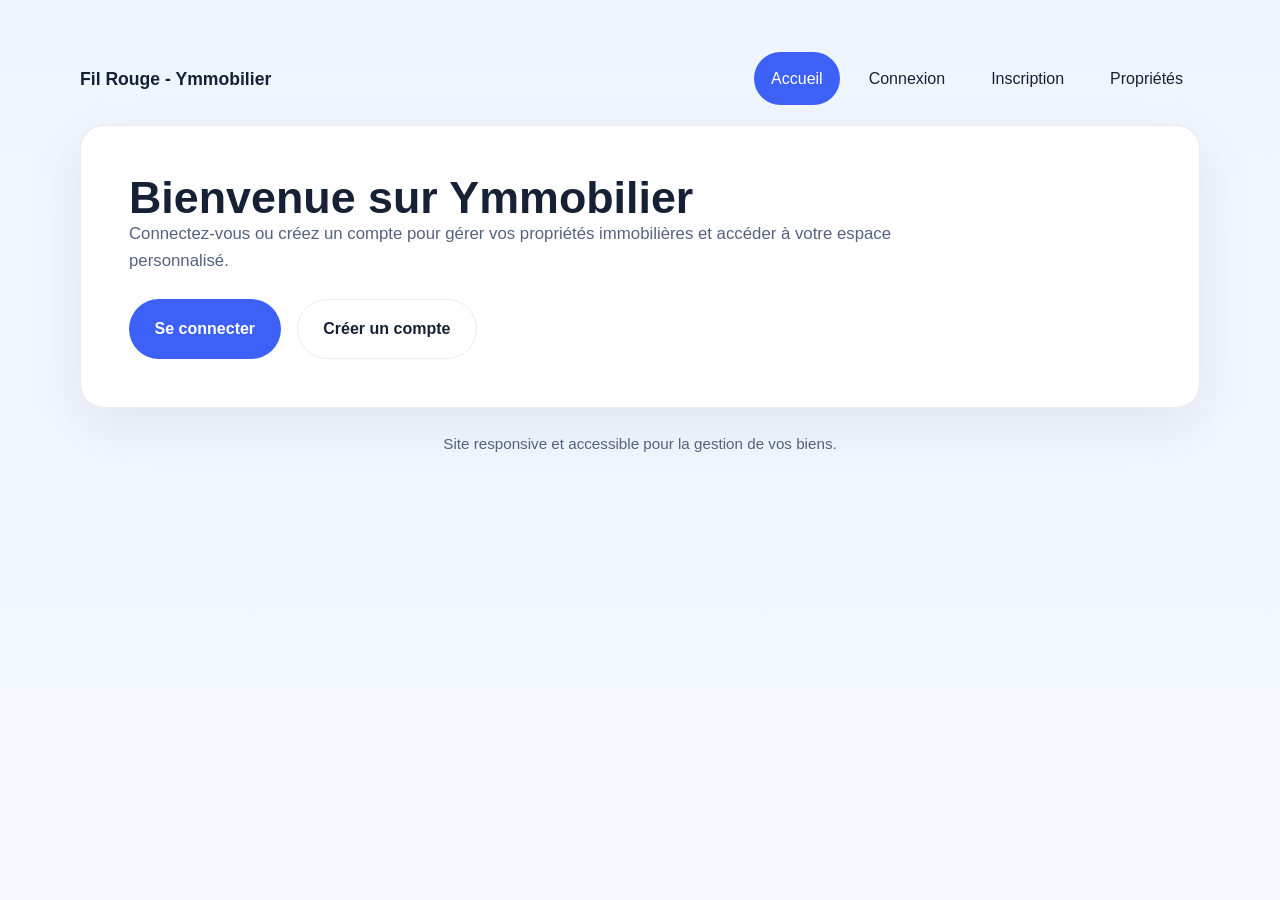
<file: index.html>
<!DOCTYPE html>
<html lang="fr">
<head>
    <meta charset="UTF-8">
    <meta name="viewport" content="width=device-width, initial-scale=1.0">
    <title>Fil Rouge - Ymmobilier - Accueil</title>
    <meta name="description" content="Fil Rouge - Ymmobilier, interface de gestion de propriétés immobilières avec connexion, inscription et tableau de bord responsive.">
    <link rel="stylesheet" href="frontend/styles/styles.css">
</head>
<body>
    <a class="skip-link" href="#main-content">Aller au contenu</a>
    <section class="page-shell">
        <div class="container">
            <header class="site-header" aria-label="En-tête du site">
                <div class="site-brand">Fil Rouge - Ymmobilier</div>
                <nav class="site-nav" aria-label="Navigation principale" id="nav-links">
                </nav>
            </header>

            <main id="main-content">
                <article class="hero-card">
                    <div>
                        <h1 class="hero-title">Bienvenue sur Ymmobilier</h1>
                        <p class="hero-text">Connectez-vous ou créez un compte pour gérer vos propriétés immobilières et accéder à votre espace personnalisé.</p>
                    </div>
                    <div class="hero-actions">
                        <a class="button" href="frontend/pages/login.html">Se connecter</a>
                        <a class="button-secondary" href="frontend/pages/register.html">Créer un compte</a>
                    </div>
                </article>
            </main>

            <footer class="site-footer">Site responsive et accessible pour la gestion de vos biens.</footer>
        </div>
    </section>
    <script type="module" src="frontend/scripts/common.js"></script>
</body>
</html>
</file>
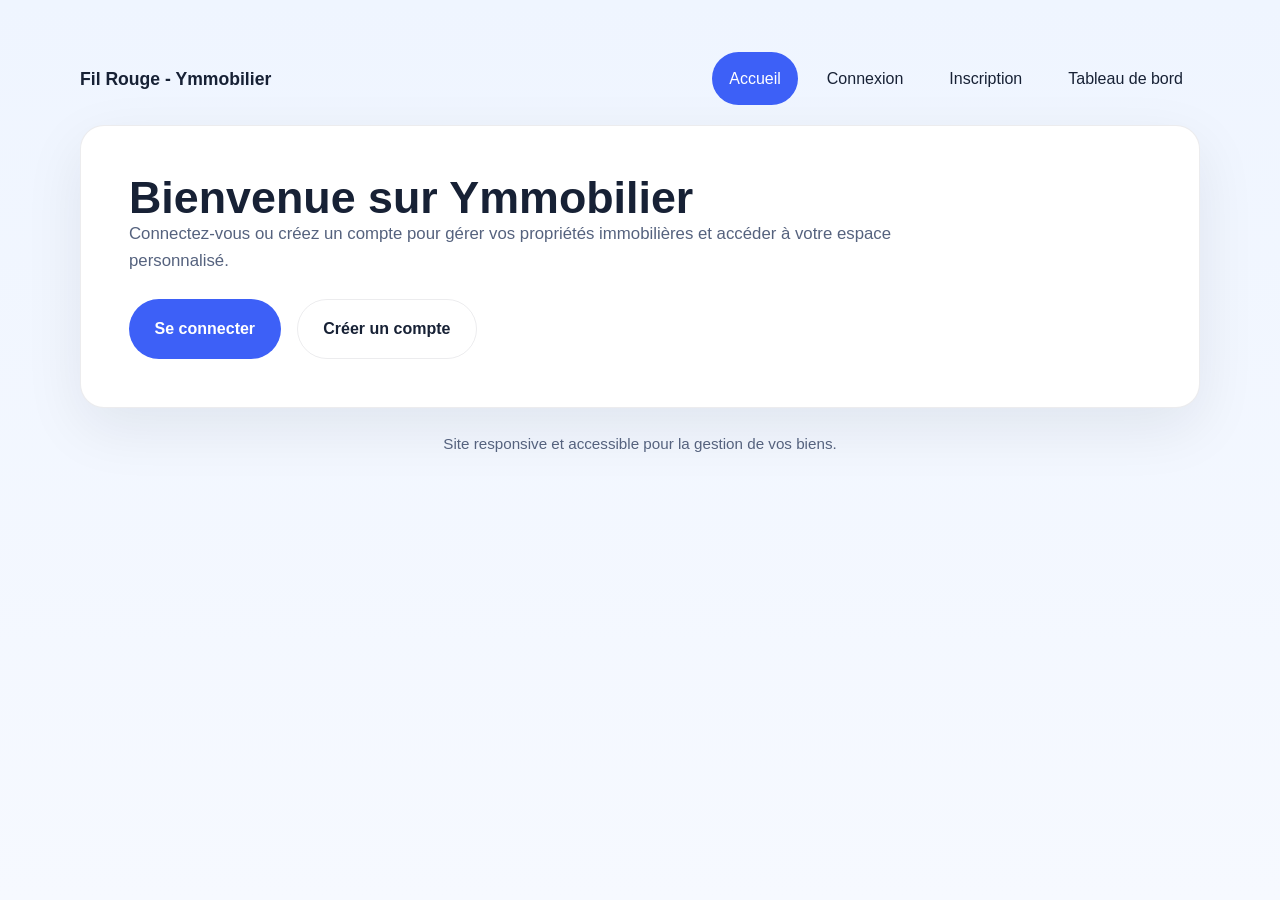
<file: frontend/pages/index.html>
<!DOCTYPE html>
<html lang="fr">
<head>
    <meta charset="UTF-8">
    <meta name="viewport" content="width=device-width, initial-scale=1.0">
    <title>Fil Rouge - Ymmobilier - Accueil</title>
    <meta name="description" content="Fil Rouge - Ymmobilier, interface de gestion de propriétés immobilières avec connexion, inscription et tableau de bord responsive.">
    <link rel="stylesheet" href="../styles.css">
</head>
<body>
    <a class="skip-link" href="#main-content">Aller au contenu</a>
    <section class="page-shell">
        <div class="container">
            <header class="site-header" aria-label="En-tête du site">
                <div class="site-brand">Fil Rouge - Ymmobilier</div>
                <nav class="site-nav" aria-label="Navigation principale">
                    <a href="index.html" aria-current="page">Accueil</a>
                    <a href="login.html">Connexion</a>
                    <a href="register.html">Inscription</a>
                    <a href="dashboard.html">Tableau de bord</a>
                </nav>
            </header>

            <main id="main-content">
                <article class="hero-card">
                    <div>
                        <h1 class="hero-title">Bienvenue sur Ymmobilier</h1>
                        <p class="hero-text">Connectez-vous ou créez un compte pour gérer vos propriétés immobilières et accéder à votre espace personnalisé.</p>
                    </div>
                    <div class="hero-actions">
                        <a class="button" href="login.html">Se connecter</a>
                        <a class="button-secondary" href="register.html">Créer un compte</a>
                    </div>
                </article>
            </main>

            <footer class="site-footer">Site responsive et accessible pour la gestion de vos biens.</footer>
        </div>
    </section>
</body>
</html>
</file>
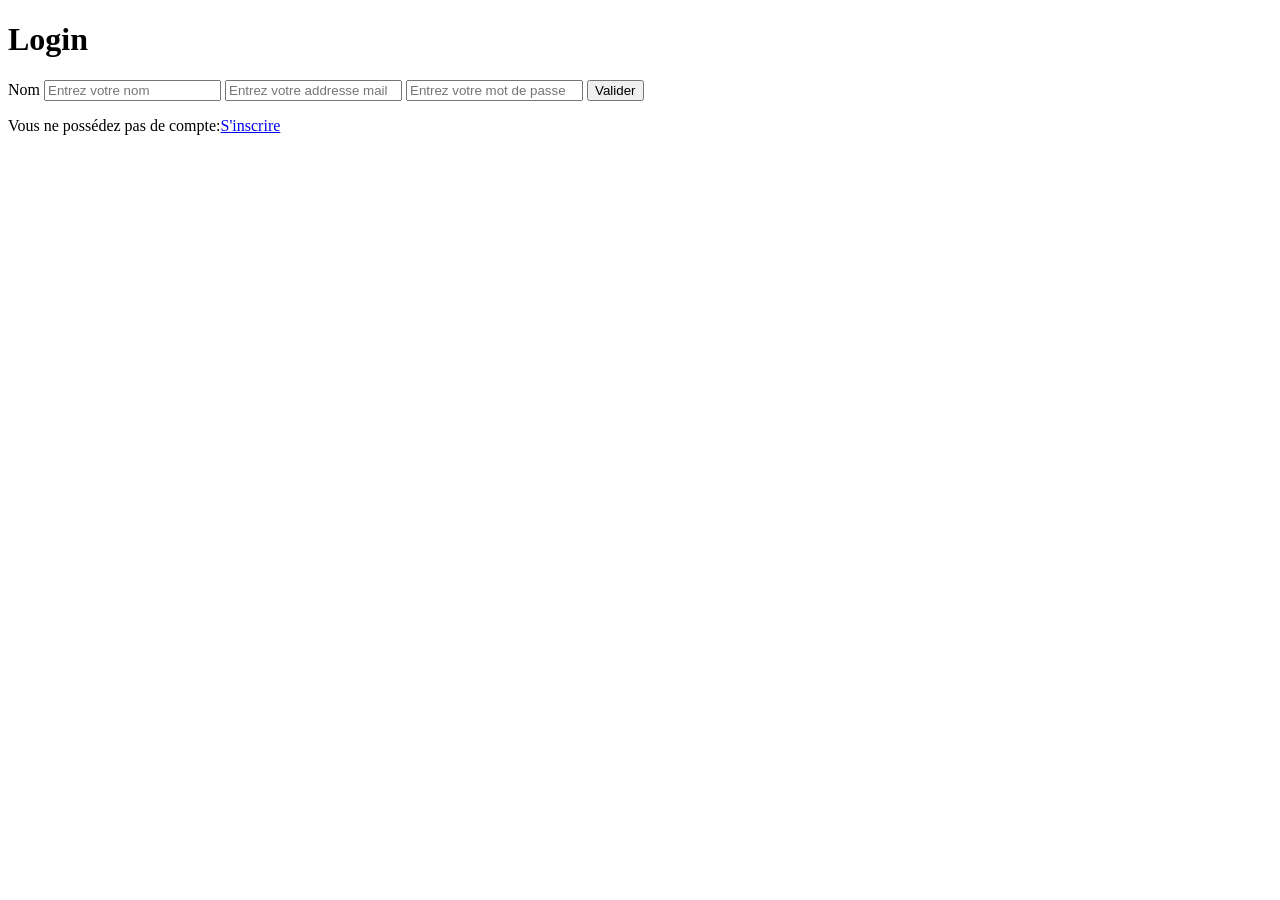
<file: login.html>
<!DOCTYPE html>
<html lang="en">
<head>
    <meta charset="UTF-8">
    <meta name="viewport" content="width=device-width, initial-scale=1.0">
    <title>Login</title>
</head>
<body>
    <h1>Login</h1>
    <form>
        <label for="name">Nom</label>
        <input type="text" id="name" placeholder="Entrez votre nom">
        <label for="mail"></label>
        <input type="email" id="mail" placeholder="Entrez votre addresse mail">
        <label for="password"></label>
        <input type="password" id="password" placeholder="Entrez votre mot de passe">
        <button type="submit">Valider</button>
        <p>Vous ne possédez pas de compte:<a href="register.html">S'inscrire</a></p>
    </form>
</body>
</html>
</file>
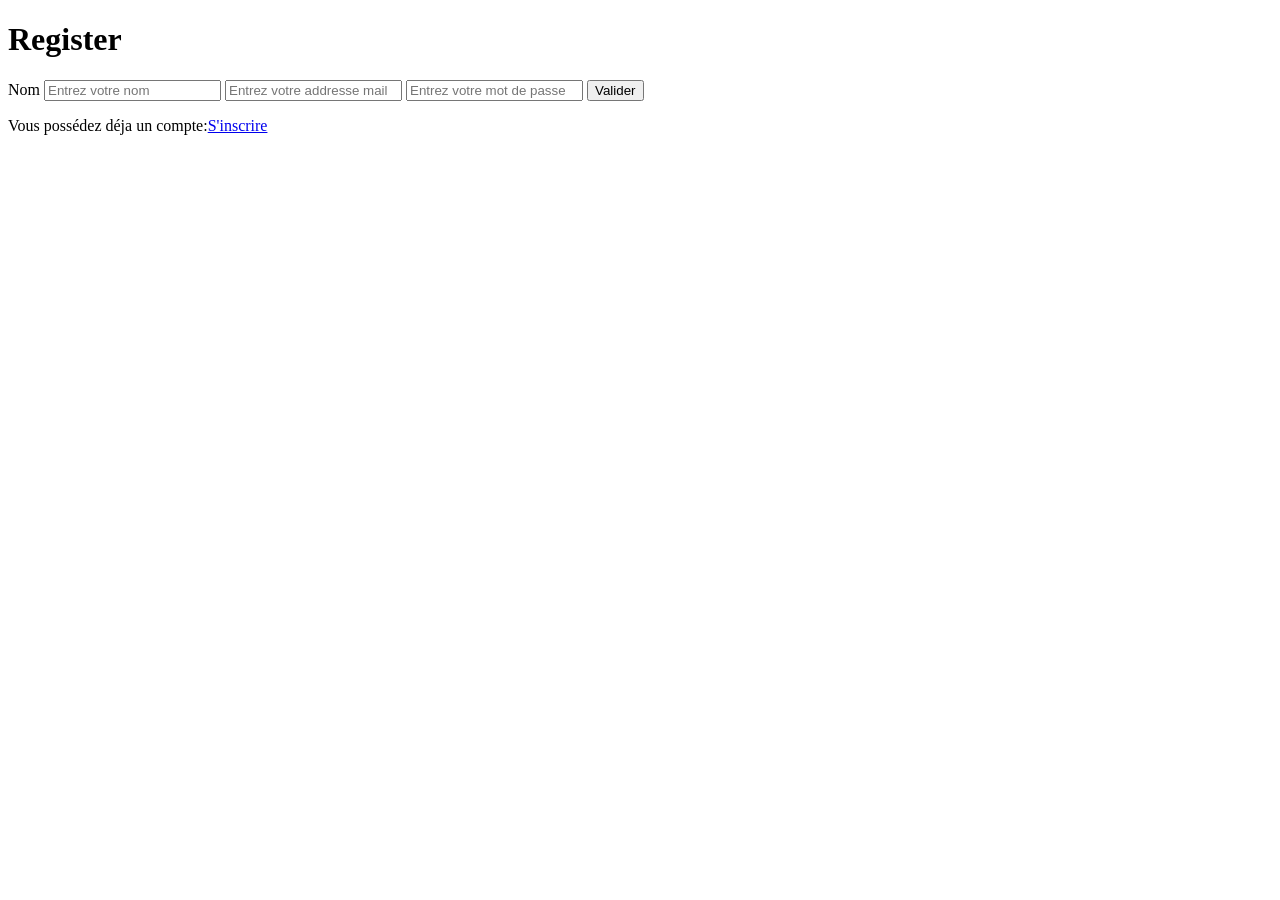
<file: register.html>
<!DOCTYPE html>
<html lang="en">
<head>
    <meta charset="UTF-8">
    <meta name="viewport" content="width=device-width, initial-scale=1.0">
    <title>Document</title>
</head>
<body>
    <h1>Register</h1>
    <form>
        <label for="name">Nom</label>
        <input type="text" id="name" placeholder="Entrez votre nom">
        <label for="mail"></label>
        <input type="email" id="mail" placeholder="Entrez votre addresse mail">
        <label for="password"></label>
        <input type="password" id="password" placeholder="Entrez votre mot de passe">
        <button type="submit">Valider</button>
        <p>Vous possédez déja un compte:<a href="register.html">S'inscrire</a></p>
    </form>
</body>
</html>
</file>
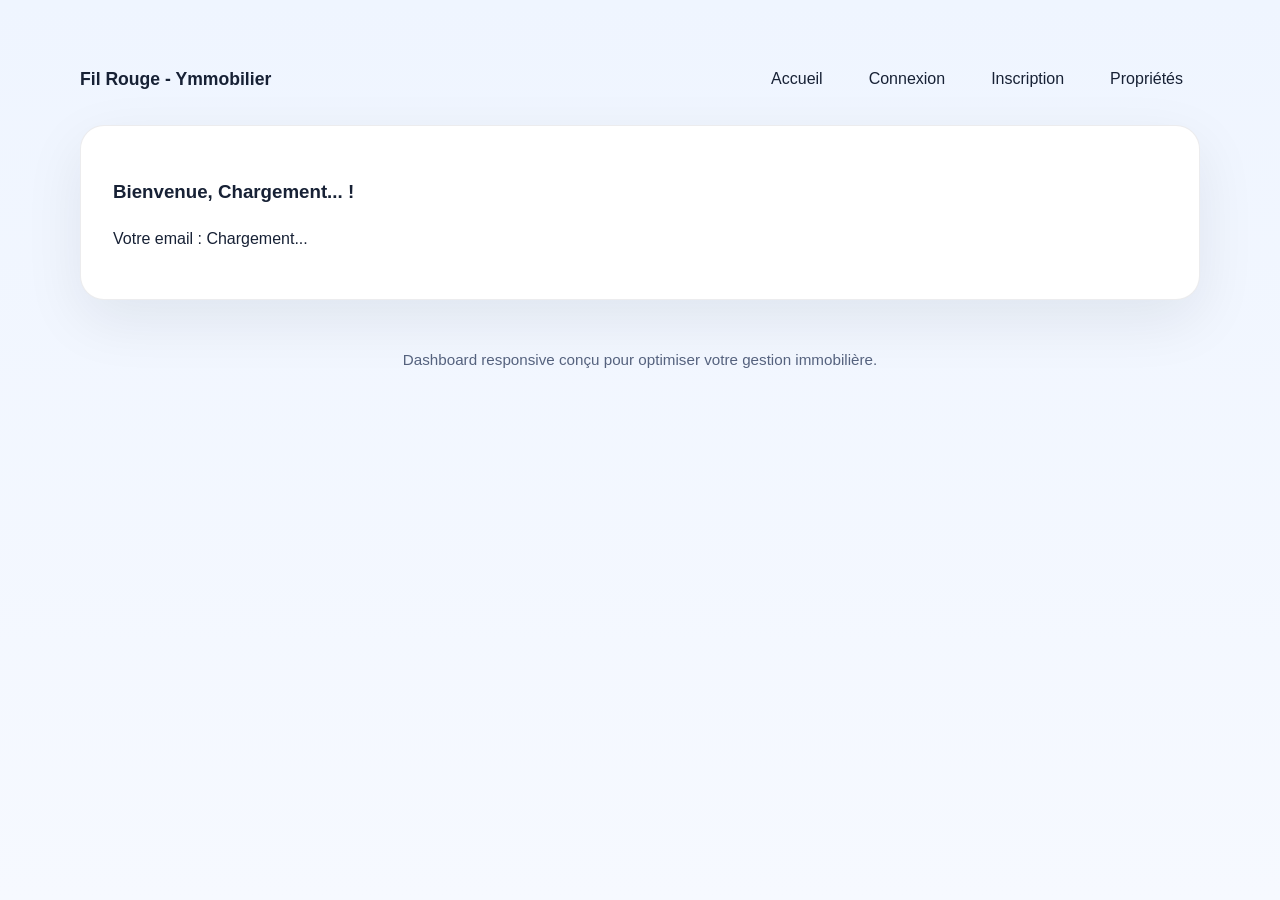
<file: frontend/pages/dashboard.html>
<!DOCTYPE html>
<html lang="fr">
<head>
    <meta charset="UTF-8">
    <meta name="viewport" content="width=device-width, initial-scale=1.0">
    <title>Dashboard - Fil Rouge - Ymmobilier</title>
    <meta name="description" content="Tableau de bord Fil Rouge - Ymmobilier pour visualiser les propriétés et l'état du compte.">
    <link rel="stylesheet" href="../styles/styles.css">
</head>
<body>
    <a class="skip-link" href="#dashboard-content">Aller au contenu</a>
    <section class="page-shell">
        <div class="container">
            <header class="site-header" aria-label="En-tête du site">
                <div class="site-brand">Fil Rouge - Ymmobilier</div>
                <nav class="site-nav" aria-label="Navigation principale" id="nav-links">
                </nav>
            </header>

            <main id="dashboard-content">
                <section class="dashboard-panel" aria-labelledby="dashboard-title">
                    <div class="profile-card">
                        <h1>Bienvenue, <span id="user-name">Chargement...</span> !</h1>
                        <p>Votre email : <span id="user-email">Chargement...</span></p>
                    </div>
                </section>
            </main>

            <footer class="site-footer">Dashboard responsive conçu pour optimiser votre gestion immobilière.</footer>
        </div>
    </section>
    <script type="module" src="../scripts/account.js"></script>
    <script type="module" src="../scripts/common.js"></script>
</body>
</html>
</file>
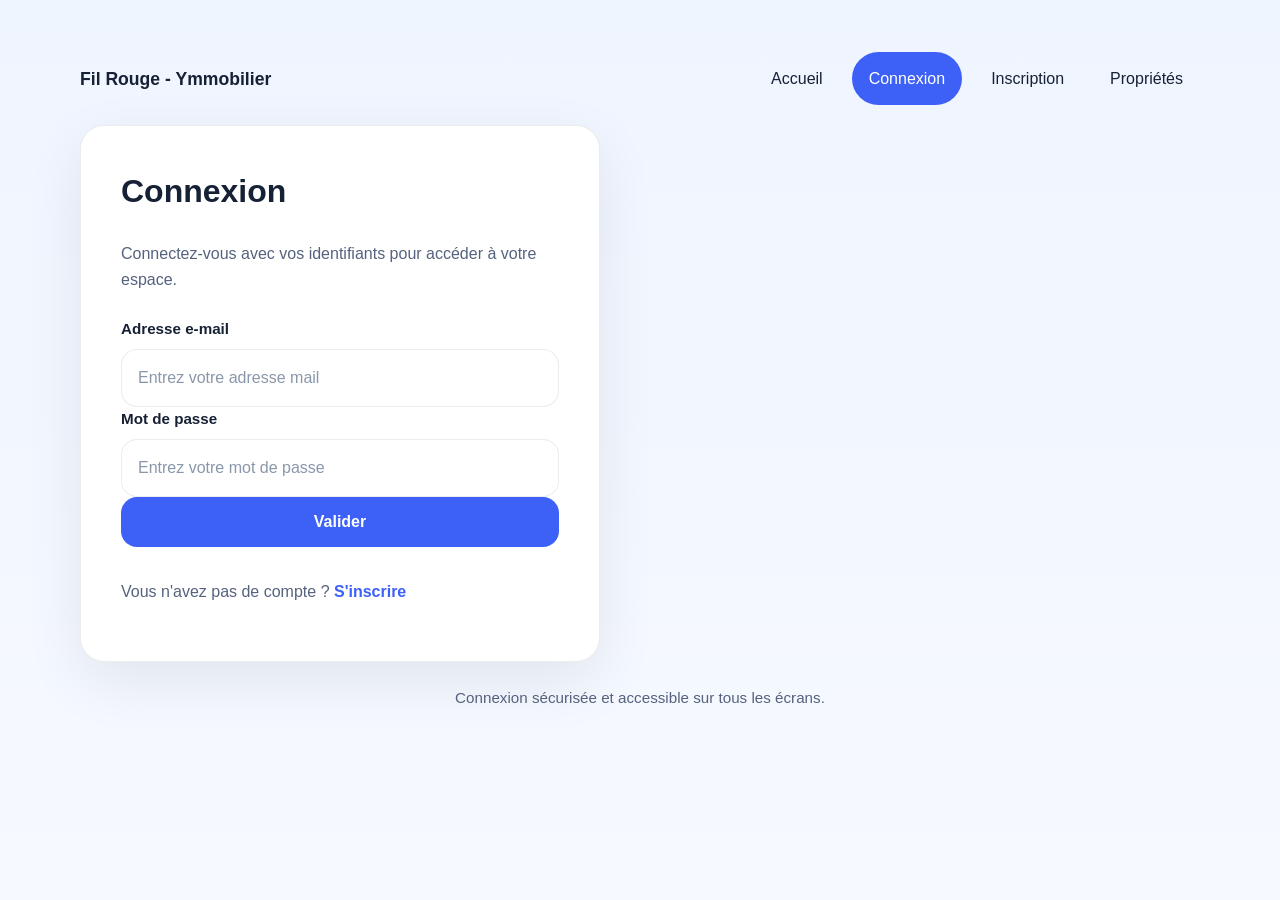
<file: frontend/pages/login.html>
<!DOCTYPE html>
<html lang="fr">
<head>
    <meta charset="UTF-8">
    <meta name="viewport" content="width=device-width, initial-scale=1.0">
    <title>Connexion - Fil Rouge - Ymmobilier</title>
    <meta name="description" content="Page de connexion du site Fil Rouge - Ymmobilier, accessible et responsive.">
    <link rel="stylesheet" href="../styles/styles.css">
</head>
<body>
    <a class="skip-link" href="#main-content">Aller au contenu</a>
    <section class="page-shell">
        <div class="container">
            <header class="site-header" aria-label="En-tête du site">
                <div class="site-brand">Fil Rouge - Ymmobilier</div>
                <nav class="site-nav" aria-label="Navigation principale" id="nav-links">
                </nav>
            </header>

            <main id="main-content">
                <article class="form-card" aria-labelledby="connexion-title">
                    <h1 id="connexion-title">Connexion</h1>
                    <p class="form-intro">Connectez-vous avec vos identifiants pour accéder à votre espace.</p>
                    <form id="loginForm">
                        <div class="form-group">
                            <label for="mail">Adresse e-mail</label>
                            <input type="email" id="email" placeholder="Entrez votre adresse mail" aria-required="true">
                        </div>
                        <div class="form-group">
                            <label for="password">Mot de passe</label>
                            <input type="password" id="password" placeholder="Entrez votre mot de passe" aria-required="true">
                        </div>
                        <button type="submit">Valider</button>
                        <p id="formMessage"></p>
                        <div class="form-footer">
                            <p>Vous n'avez pas de compte ? <a href="register.html">S'inscrire</a></p>
                        </div>
                    </form>
                </article>
            </main>

            <footer class="site-footer">Connexion sécurisée et accessible sur tous les écrans.</footer>
        </div>
    </section>
    <script type="module" src="../scripts/login.js"></script>
    <script type="module" src="../scripts/common.js"></script>
</body>
</html>
</file>
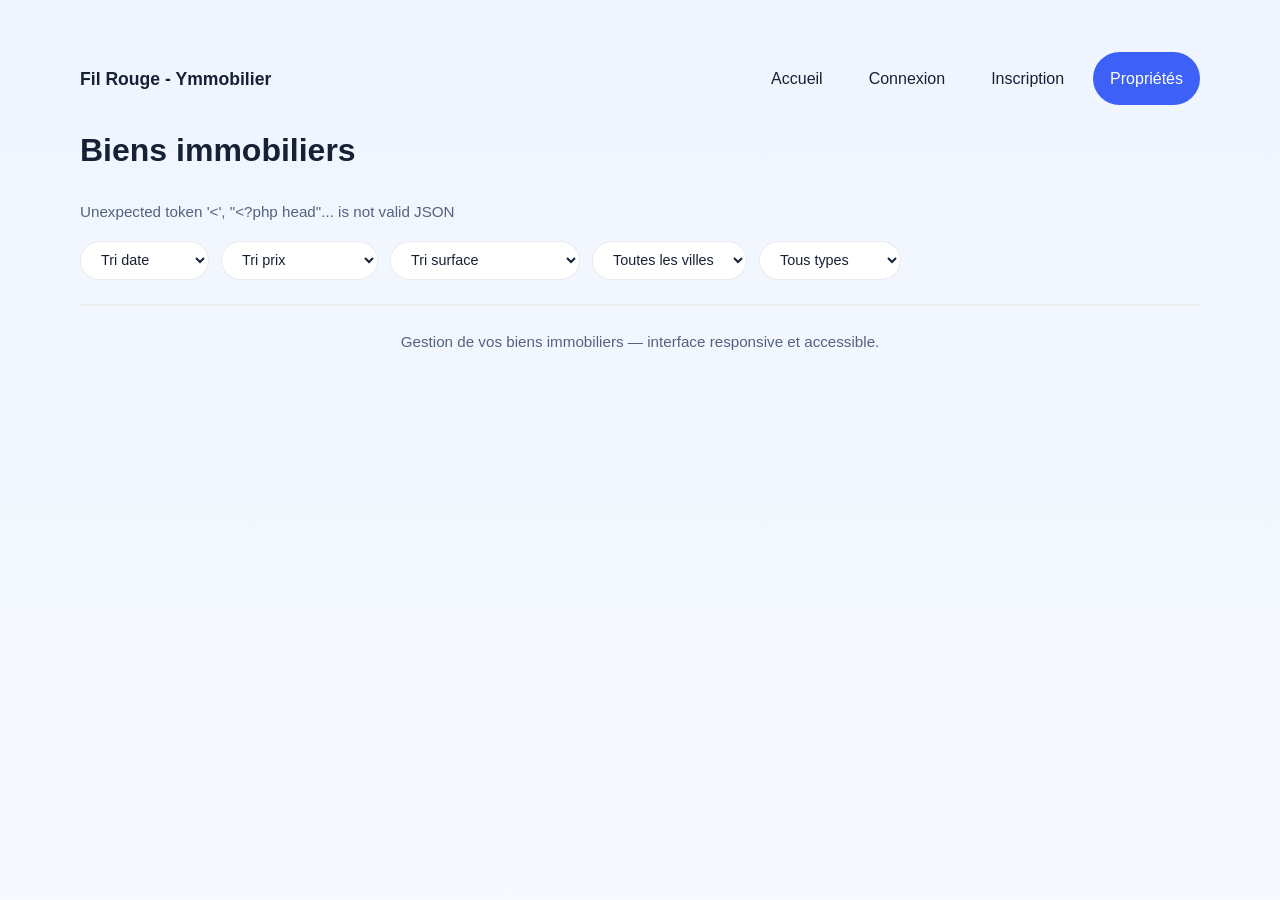
<file: frontend/pages/properties.html>
<!DOCTYPE html>
<html lang="fr">
<head>
    <meta charset="UTF-8">
    <meta name="viewport" content="width=device-width, initial-scale=1.0">
    <title>Propriétés - Fil Rouge - Ymmobilier</title>
    <meta name="description" content="Liste et gestion des biens immobiliers - Fil Rouge Ymmobilier.">
    <link rel="stylesheet" href="../styles/styles.css">
    <link rel="stylesheet" href="../styles/properties.css">
</head>
<body>
    <a class="skip-link" href="#main-content">Aller au contenu</a>
    <section class="page-shell">
        <div class="container">

            <header class="site-header" aria-label="En-tête du site">
                <div class="site-brand">Fil Rouge - Ymmobilier</div>
                <nav class="site-nav" aria-label="Navigation principale" id="nav-links">
                </nav>
            </header>

            <main id="main-content">

                <!-- Titre + état -->
                <div class="section-header">
                    <h1>Biens immobiliers</h1>
                </div>

                <p id="message">Chargement des biens…</p>

                <!-- Filtres -->
                <div class="filters-bar" id="filters" role="search" aria-label="Filtres et tri">
                    <select id="sortDate" aria-label="Trier par date">
                        <option value="">Tri date</option>
                        <option value="newest">Plus récent</option>
                        <option value="oldest">Plus ancien</option>
                    </select>

                    <select id="sortPrice" aria-label="Trier par prix">
                        <option value="">Tri prix</option>
                        <option value="asc">Prix croissant</option>
                        <option value="desc">Prix décroissant</option>
                    </select>

                    <select id="sortSurface" aria-label="Trier par surface">
                        <option value="">Tri surface</option>
                        <option value="asc">Surface croissante</option>
                        <option value="desc">Surface décroissante</option>
                    </select>

                    <select id="cityFilter" aria-label="Filtrer par ville">
                        <option value="">Toutes les villes</option>
                    </select>

                    <select id="typeFilter" aria-label="Filtrer par type">
                        <option value="">Tous types</option>
                        <option value="residential">Résidentiel</option>
                        <option value="professional">Professionnel</option>
                    </select>
                </div>

                <!-- Tableau -->
                <div class="table-wrapper">
                    <table id="propertiesTable" style="display: none;" aria-label="Liste des biens immobiliers">
                        <thead>
                            <tr>
                                <th>Photo</th>
                                <th>Titre</th>
                                <th>Ville</th>
                                <th>Surface (m²)</th>
                                <th>Adresse</th>
                                <th>Prix (€)</th>
                                <th>Type</th>
                                <th>Statut</th>
                                <th id="deleteHeader"></th>
                            </tr>
                        </thead>
                        <tbody id="propertiesContainer"></tbody>
                    </table>
                </div>

                <!-- Formulaire ajout -->
                <div class="add-panel dashboard-panel" id="addPropertyPanel" style="display:none;">
                    <h2>Ajouter une propriété</h2>
                    <form id="addPropertyForm" novalidate>
                        <div class="add-form-grid">
                            <div class="form-group">
                                <label for="title">Titre</label>
                                <input type="text" id="title" name="title" placeholder="Ex : Appartement T3" required />
                            </div>
                            <div class="form-group">
                                <label for="city">Ville</label>
                                <input type="text" id="city" name="city" placeholder="Ex : Paris" required />
                            </div>
                            <div class="form-group">
                                <label for="surface">Surface (m²)</label>
                                <input type="number" id="surface" name="surface" placeholder="Ex : 65" required />
                            </div>
                            <div class="form-group">
                                <label for="address">Adresse</label>
                                <input type="text" id="address" name="address" placeholder="Ex : 12 rue de la Paix" required />
                            </div>
                            <div class="form-group">
                                <label for="prix">Prix (€)</label>
                                <input type="number" id="prix" name="prix" placeholder="Ex : 250000" required />
                            </div>
                            <div class="form-group">
                                <label for="agency_id">ID Agence</label>
                                <input type="number" id="agency_id" name="agency_id" placeholder="Ex : 1" required />
                            </div>
                            <div class="form-group">
                                <label for="agent_id">ID Agent</label>
                                <input type="number" id="agent_id" name="agent_id" placeholder="Ex : 3" required />
                            </div>
                            <div class="form-group">
                                <label for="type">Type</label>
                                <select id="type" name="type" required>
                                    <option value="">-- Type --</option>
                                    <option value="residential">Résidentiel</option>
                                    <option value="professional">Professionnel</option>
                                </select>
                            </div>
                            <div class="form-group">
                                <label for="status">Statut</label>
                                <select id="status" name="status">
                                    <option value="available">Disponible</option>
                                    <option value="sold">Vendu</option>
                                    <option value="pending">En attente</option>
                                </select>
                            </div>
                        </div>
                        <div class="add-form-actions">
                            <button type="submit">Ajouter le bien</button>
                            <p id="formMessage"></p>
                        </div>
                    </form>
                </div>

            </main>

            <footer class="site-footer">Gestion de vos biens immobiliers — interface responsive et accessible.</footer>
        </div>
    </section>

    <script type="module" src="../scripts/properties.js"></script>
    <script type="module" src="../scripts/common.js"></script>
</body>
</html>
</file>
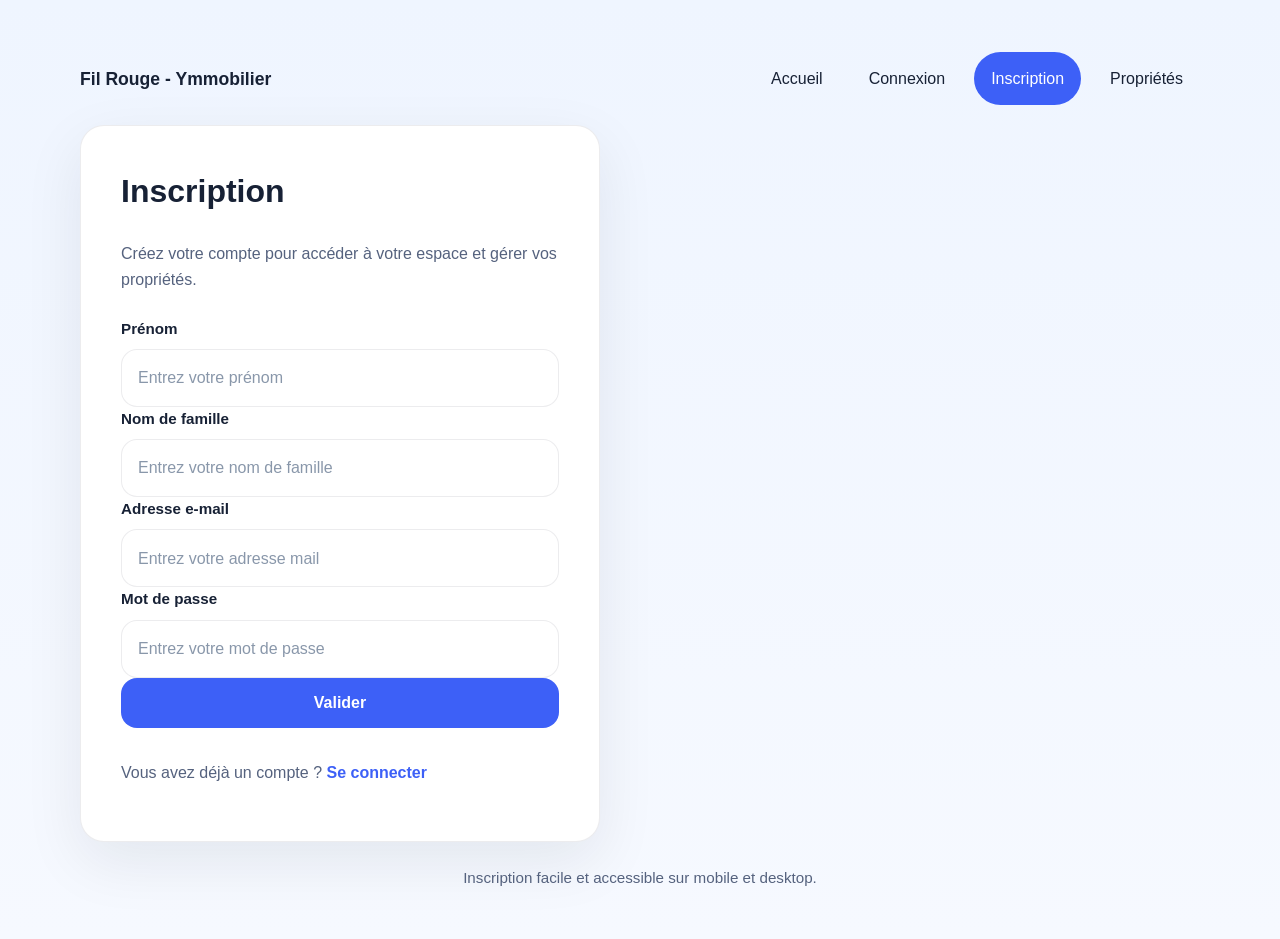
<file: frontend/pages/register.html>
<!DOCTYPE html>
<html lang="fr">
<head>
    <meta charset="UTF-8">
    <meta name="viewport" content="width=device-width, initial-scale=1.0">
    <title>Inscription - Fil Rouge - Ymmobilier</title>
    <meta name="description" content="Page d'inscription du site Fil Rouge - Ymmobilier, accessible et responsive.">
    <link rel="stylesheet" href="../styles/styles.css">
</head>
<body>
    <a class="skip-link" href="#main-content">Aller au contenu</a>
    <section class="page-shell">
        <div class="container">
            <header class="site-header" aria-label="En-tête du site">
                <div class="site-brand">Fil Rouge - Ymmobilier</div>
                <nav class="site-nav" aria-label="Navigation principale" id="nav-links">
                </nav>
            </header>

            <main id="main-content">
                <article class="form-card" aria-labelledby="inscription-title">
                    <h1 id="inscription-title">Inscription</h1>
                    <p class="form-intro">Créez votre compte pour accéder à votre espace et gérer vos propriétés.</p>
                    <form id="registerForm">
                        <div class="form-group">
                            <label for="firstName">Prénom</label>
                            <input type="text" id="firstName" placeholder="Entrez votre prénom" aria-required="true">
                        </div>
                        <div class="form-group">
                            <label for="lastName">Nom de famille</label>
                            <input type="text" id="lastName" placeholder="Entrez votre nom de famille" aria-required="true">
                        </div>
                        <div class="form-group">
                            <label for="mail">Adresse e-mail</label>
                            <input type="email" id="email" placeholder="Entrez votre adresse mail" aria-required="true">
                        </div>
                        <div class="form-group">
                            <label for="password">Mot de passe</label>
                            <input type="password" id="password" placeholder="Entrez votre mot de passe" aria-required="true">
                        </div>
                        <button type="submit">Valider</button>
                        <p id="formMessage"></p>
                        <div class="form-footer">
                            <p>Vous avez déjà un compte ? <a href="login.html">Se connecter</a></p>
                        </div>
                    </form>
                </article>
            </main>

            <footer class="site-footer">Inscription facile et accessible sur mobile et desktop.</footer>
        </div>
    </section>
    <script type="module" src="../scripts/register.js"></script>
    <script type="module" src="../scripts/common.js"></script>
</body>
</html>
</file>
<file: frontend/styles/styles.css>
:root {
  color-scheme: light;
  --bg: #f4f7fb;
  --surface: #ffffff;
  --surface-strong: #f8fbff;
  --text: #172135;
  --muted: #55627e;
  --primary: #3d60f7;
  --primary-strong: #344be2;
  --border: rgba(15, 23, 42, 0.08);
  --shadow: 0 20px 60px rgba(15, 23, 42, 0.08);
  --radius: 24px;
  --radius-sm: 16px;
  --success: #16b364;
  --surface-alt: #f8fbff;
}

* {
  box-sizing: border-box;
}

html {
  scroll-behavior: smooth;
}

html,
body {
  margin: 0;
  min-height: 100%;
  font-family: Inter, "Segoe UI", sans-serif;
  background: linear-gradient(180deg, #eff5ff 0%, #f6f9ff 100%);
  color: var(--text);
}

body {
  line-height: 1.6;
}

.skip-link {
  position: absolute;
  top: 0;
  left: 0;
  transform: translateY(-110%);
  background: #fff;
  color: var(--primary);
  padding: 0.75rem 1rem;
  border: 1px solid var(--border);
  border-radius: 0 0 var(--radius-sm) 0;
  z-index: 999;
}

.skip-link:focus {
  transform: translateY(0);
}

a {
  color: var(--primary);
  text-decoration: none;
}

a:hover,
button:hover {
  text-decoration: none;
}

a:focus-visible,
button:focus-visible,
input:focus-visible {
  outline: 3px solid rgba(61, 96, 247, 0.45);
  outline-offset: 2px;
}

.container {
  width: min(1120px, calc(100% - 2rem));
  margin: 0 auto;
}

.site-header {
  width: 100%;
  display: flex;
  align-items: center;
  justify-content: space-between;
  gap: 1rem;
  padding: 1.25rem 0;
}

.site-brand {
  font-size: 1.1rem;
  font-weight: 700;
}

.site-nav {
  display: flex;
  flex-wrap: wrap;
  gap: 0.75rem;
  align-items: center;
}

.site-nav a {
  color: var(--text);
  padding: 0.8rem 1rem;
  border-radius: 999px;
  border: 1px solid transparent;
  transition: background-color 0.2s ease, border-color 0.2s ease;
}

.site-nav button {
    background: none;
    border: 1px solid var(--border);
    padding: 0.8rem 1rem;
    border-radius: 999px;
    font: inherit;
    color: var(--text);
    cursor: pointer;
    transition: background-color 0.2s ease, border-color 0.2s ease;
}

.site-nav button:hover {
    background: rgba(61, 96, 247, 0.08);
    border-color: rgba(61, 96, 247, 0.16);
}

.site-nav a:hover,
.site-nav a:focus-visible {
  background: rgba(61, 96, 247, 0.08);
  border-color: rgba(61, 96, 247, 0.16);
}

.site-nav a[aria-current="page"] {
  background: var(--primary);
  color: #fff;
  border-color: transparent;
}

.page-shell {
  min-height: 100vh;
  display: flex;
  flex-direction: column;
  padding: 2rem 0 3rem;
}

.hero-card,
.form-card,
.dashboard-panel,
.dashboard-card {
  background: var(--surface);
  border: 1px solid var(--border);
  box-shadow: var(--shadow);
  border-radius: var(--radius);
}

.hero-card {
  display: grid;
  gap: 1.5rem;
  padding: 3rem;
}

.hero-title {
  margin: 0;
  font-size: clamp(2.4rem, 3.5vw, 4rem);
  line-height: 1.05;
}

.hero-text {
  max-width: 52rem;
  margin: 0;
  color: var(--muted);
  font-size: 1.05rem;
}

.hero-actions {
  display: flex;
  flex-wrap: wrap;
  gap: 1rem;
}

.button,
.button-secondary {
  display: inline-flex;
  align-items: center;
  justify-content: center;
  padding: 1rem 1.6rem;
  border-radius: 999px;
  font-weight: 600;
  transition: transform 0.2s ease, background-color 0.2s ease, box-shadow 0.2s ease;
}

.button {
  background: var(--primary);
  color: #fff;
  border: none;
}

.button:hover {
  transform: translateY(-1px);
  background: var(--primary-strong);
}

.button-secondary {
  background: transparent;
  border: 1px solid var(--border);
  color: var(--text);
}

.form-card {
  width: min(520px, 100%);
  padding: 2.5rem;
  display: grid;
  gap: 1.5rem;
}

.form-card h1,
.dashboard-panel h2,
.dashboard-card h3 {
  margin: 0;
}

.form-card h1 {
  font-size: 2rem;
}

.form-intro,
.dashboard-subtitle {
  margin: 0;
  color: var(--muted);
}

.form-group,
.field-group {
  display: grid;
  gap: 0.5rem;
}

label {
  font-size: 0.95rem;
  font-weight: 600;
}

input,
select {
  width: 100%;
  padding: 0.95rem 1rem;
  border: 1px solid var(--border);
  border-radius: 16px;
  background: #fff;
  font: inherit;
  color: var(--text);
}

::placeholder {
  color: rgba(87, 107, 134, 0.7);
}

input:focus,
select:focus {
  outline: 3px solid rgba(61, 96, 247, 0.25);
  border-color: rgba(61, 96, 247, 0.3);
}

button[type="submit"] {
  width: 100%;
  padding: 1rem 1.2rem;
  border: none;
  border-radius: 16px;
  background: var(--primary);
  color: white;
  font-size: 1rem;
  font-weight: 700;
  cursor: pointer;
}

button[type="submit"]:hover {
  background: var(--primary-strong);
}

.form-footer {
  display: flex;
  justify-content: space-between;
  flex-wrap: wrap;
  gap: 0.75rem;
  color: var(--muted);
}

.form-footer a {
  font-weight: 600;
}

.dashboard-panel {
  padding: 2rem;
  margin-bottom: 1.5rem;
}

.dashboard-panel h2 {
  font-size: 2rem;
}

.dashboard-grid {
  display: grid;
  gap: 1.5rem;
  grid-template-columns: repeat(3, minmax(0, 1fr));
}

.dashboard-card {
  padding: 1.5rem;
}

.dashboard-card h3 {
  font-size: 1.1rem;
  margin-bottom: 0.5rem;
}

.dashboard-card p {
  margin: 0;
  color: var(--muted);
}

.status-list {
  list-style: none;
  margin: 0;
  padding: 0;
  display: grid;
  gap: 1rem;
}

.status-list li {
  background: var(--surface-alt);
  border: 1px solid var(--border);
  border-radius: 18px;
  padding: 1rem;
}

.status-list strong {
  display: block;
  font-size: 1rem;
  color: var(--text);
}

.status-list span {
  color: var(--muted);
  font-size: 0.95rem;
}

.site-footer {
  padding-top: 1.5rem;
  text-align: center;
  color: var(--muted);
  font-size: 0.95rem;
}

@media (max-width: 900px) {
  .dashboard-grid {
    grid-template-columns: repeat(2, minmax(0, 1fr));
  }
}

@media (max-width: 720px) {
  .container {
    width: 90%;
  }

  .site-header {
    flex-direction: column;
    align-items: stretch;
  }

  .hero-card,
  .form-card,
  .dashboard-panel,
  .dashboard-card {
    padding: 1.75rem;
  }

  .form-card {
    margin: auto;
  }

  .hero-actions,
  .site-nav {
    flex-direction: column;
    align-items: stretch;
  }

  .dashboard-grid {
    grid-template-columns: 1fr;
  }
}
</file>
<file: frontend/styles.css>
:root {
  color-scheme: light;
  --bg: #f4f7fb;
  --surface: #ffffff;
  --surface-strong: #f8fbff;
  --text: #172135;
  --muted: #55627e;
  --primary: #3d60f7;
  --primary-strong: #344be2;
  --border: rgba(15, 23, 42, 0.08);
  --shadow: 0 20px 60px rgba(15, 23, 42, 0.08);
  --radius: 24px;
  --radius-sm: 16px;
  --success: #16b364;
  --surface-alt: #f8fbff;
}

* {
  box-sizing: border-box;
}

html {
  scroll-behavior: smooth;
}

html,
body {
  margin: 0;
  min-height: 100%;
  font-family: Inter, "Segoe UI", sans-serif;
  background: linear-gradient(180deg, #eff5ff 0%, #f6f9ff 100%);
  color: var(--text);
}

body {
  line-height: 1.6;
}

.skip-link {
  position: absolute;
  top: 0;
  left: 0;
  transform: translateY(-110%);
  background: #fff;
  color: var(--primary);
  padding: 0.75rem 1rem;
  border: 1px solid var(--border);
  border-radius: 0 0 var(--radius-sm) 0;
  z-index: 999;
}

.skip-link:focus {
  transform: translateY(0);
}

a {
  color: var(--primary);
  text-decoration: none;
}

a:hover,
button:hover {
  text-decoration: none;
}

a:focus-visible,
button:focus-visible,
input:focus-visible {
  outline: 3px solid rgba(61, 96, 247, 0.45);
  outline-offset: 2px;
}

.container {
  width: min(1120px, calc(100% - 2rem));
  margin: 0 auto;
}

.site-header {
  width: 100%;
  display: flex;
  align-items: center;
  justify-content: space-between;
  gap: 1rem;
  padding: 1.25rem 0;
}

.site-brand {
  font-size: 1.1rem;
  font-weight: 700;
}

.site-nav {
  display: flex;
  flex-wrap: wrap;
  gap: 0.75rem;
  align-items: center;
}

.site-nav a {
  color: var(--text);
  padding: 0.8rem 1rem;
  border-radius: 999px;
  border: 1px solid transparent;
  transition: background-color 0.2s ease, border-color 0.2s ease;
}

.site-nav a:hover,
.site-nav a:focus-visible {
  background: rgba(61, 96, 247, 0.08);
  border-color: rgba(61, 96, 247, 0.16);
}

.site-nav a[aria-current="page"] {
  background: var(--primary);
  color: #fff;
  border-color: transparent;
}

.page-shell {
  min-height: 100vh;
  display: flex;
  flex-direction: column;
  padding: 2rem 0 3rem;
}

.hero-card,
.form-card,
.dashboard-panel,
.dashboard-card {
  background: var(--surface);
  border: 1px solid var(--border);
  box-shadow: var(--shadow);
  border-radius: var(--radius);
}

.hero-card {
  display: grid;
  gap: 1.5rem;
  padding: 3rem;
}

.hero-title {
  margin: 0;
  font-size: clamp(2.4rem, 3.5vw, 4rem);
  line-height: 1.05;
}

.hero-text {
  max-width: 52rem;
  margin: 0;
  color: var(--muted);
  font-size: 1.05rem;
}

.hero-actions {
  display: flex;
  flex-wrap: wrap;
  gap: 1rem;
}

.button,
.button-secondary {
  display: inline-flex;
  align-items: center;
  justify-content: center;
  padding: 1rem 1.6rem;
  border-radius: 999px;
  font-weight: 600;
  transition: transform 0.2s ease, background-color 0.2s ease, box-shadow 0.2s ease;
}

.button {
  background: var(--primary);
  color: #fff;
  border: none;
}

.button:hover {
  transform: translateY(-1px);
  background: var(--primary-strong);
}

.button-secondary {
  background: transparent;
  border: 1px solid var(--border);
  color: var(--text);
}

.form-card {
  width: min(520px, 100%);
  padding: 2.5rem;
  display: grid;
  gap: 1.5rem;
}

.form-card h1,
.dashboard-panel h2,
.dashboard-card h3 {
  margin: 0;
}

.form-card h1 {
  font-size: 2rem;
}

.form-intro,
.dashboard-subtitle {
  margin: 0;
  color: var(--muted);
}

.form-group,
.field-group {
  display: grid;
  gap: 0.5rem;
}

label {
  font-size: 0.95rem;
  font-weight: 600;
}

input,
select {
  width: 100%;
  padding: 0.95rem 1rem;
  border: 1px solid var(--border);
  border-radius: 16px;
  background: #fff;
  font: inherit;
  color: var(--text);
}

::placeholder {
  color: rgba(87, 107, 134, 0.7);
}

input:focus,
select:focus {
  outline: 3px solid rgba(61, 96, 247, 0.25);
  border-color: rgba(61, 96, 247, 0.3);
}

button[type="submit"] {
  width: 100%;
  padding: 1rem 1.2rem;
  border: none;
  border-radius: 16px;
  background: var(--primary);
  color: white;
  font-size: 1rem;
  font-weight: 700;
  cursor: pointer;
}

button[type="submit"]:hover {
  background: var(--primary-strong);
}

.form-footer {
  display: flex;
  justify-content: space-between;
  flex-wrap: wrap;
  gap: 0.75rem;
  color: var(--muted);
}

.form-footer a {
  font-weight: 600;
}

.dashboard-panel {
  padding: 2rem;
  margin-bottom: 1.5rem;
}

.dashboard-panel h2 {
  font-size: 2rem;
}

.dashboard-grid {
  display: grid;
  gap: 1.5rem;
  grid-template-columns: repeat(3, minmax(0, 1fr));
}

.dashboard-card {
  padding: 1.5rem;
}

.dashboard-card h3 {
  font-size: 1.1rem;
  margin-bottom: 0.5rem;
}

.dashboard-card p {
  margin: 0;
  color: var(--muted);
}

.status-list {
  list-style: none;
  margin: 0;
  padding: 0;
  display: grid;
  gap: 1rem;
}

.status-list li {
  background: var(--surface-alt);
  border: 1px solid var(--border);
  border-radius: 18px;
  padding: 1rem;
}

.status-list strong {
  display: block;
  font-size: 1rem;
  color: var(--text);
}

.status-list span {
  color: var(--muted);
  font-size: 0.95rem;
}

.site-footer {
  padding-top: 1.5rem;
  text-align: center;
  color: var(--muted);
  font-size: 0.95rem;
}

@media (max-width: 900px) {
  .dashboard-grid {
    grid-template-columns: repeat(2, minmax(0, 1fr));
  }
}

@media (max-width: 720px) {
  .container {
    width: 100%;
  }

  .site-header {
    flex-direction: column;
    align-items: stretch;
  }

  .hero-card,
  .form-card,
  .dashboard-panel,
  .dashboard-card {
    padding: 1.75rem;
  }

  .hero-actions,
  .site-nav {
    flex-direction: column;
    align-items: stretch;
  }

  .dashboard-grid {
    grid-template-columns: 1fr;
  }
}
</file>
<file: frontend/styles/properties.css>
/* ── Filtres ── */
        .filters-bar {
            display: flex;
            flex-wrap: wrap;
            gap: 0.75rem;
            align-items: center;
            margin-bottom: 1.5rem;
        }

        .filters-bar select {
            width: auto;
            padding: 0.6rem 1rem;
            border-radius: 999px;
            border: 1px solid var(--border);
            background: var(--surface);
            font: inherit;
            font-size: 0.9rem;
            color: var(--text);
            cursor: pointer;
        }

        .filters-bar select:focus {
            outline: 3px solid rgba(61, 96, 247, 0.25);
            border-color: rgba(61, 96, 247, 0.3);
        }

        /* ── Section titre ── */
        .section-header {
            display: flex;
            align-items: center;
            justify-content: space-between;
            flex-wrap: wrap;
            gap: 1rem;
            margin-bottom: 1.5rem;
        }

        .section-header h1 {
            margin: 0;
            font-size: clamp(1.6rem, 2.5vw, 2.2rem);
        }

        /* ── Table ── */
        .table-wrapper {
            width: 100%;
            overflow-x: auto;
            border-radius: var(--radius);
            border: 1px solid var(--border);
            box-shadow: var(--shadow);
            background: var(--surface);
        }

        #propertiesTable {
            width: 100%;
            border-collapse: collapse;
            font-size: 0.95rem;
            min-width: 700px;
        }

        #propertiesTable thead {
            background: var(--surface-alt);
        }

        #propertiesTable th {
            padding: 1rem 1.25rem;
            text-align: left;
            font-size: 0.82rem;
            font-weight: 700;
            text-transform: uppercase;
            letter-spacing: 0.06em;
            color: var(--muted);
            border-bottom: 1px solid var(--border);
            white-space: nowrap;
        }

        #propertiesTable td {
            padding: 1rem 1.25rem;
            border-bottom: 1px solid var(--border);
            color: var(--text);
            vertical-align: middle;
        }

        #propertiesTable tbody tr:last-child td {
            border-bottom: none;
        }

        #propertiesTable tbody tr:hover {
            background: var(--surface-alt);
        }

        #propertiesTable td img {
            width: 64px;
            height: 48px;
            object-fit: cover;
            border-radius: 10px;
            display: block;
        }

        /* ── Badge statut ── */
        .badge {
            display: inline-flex;
            align-items: center;
            padding: 0.25rem 0.75rem;
            border-radius: 999px;
            font-size: 0.8rem;
            font-weight: 600;
        }

        .badge-available  { background: #dcfce7; color: #15803d; }
        .badge-sold       { background: #fee2e2; color: #b91c1c; }
        .badge-pending    { background: #fef9c3; color: #92400e; }

        /* ── Message état ── */
        #message {
            color: var(--muted);
            font-size: 0.95rem;
            margin: 0 0 1rem;
        }

        /* ── Formulaire ajout ── */
        .add-panel {
            margin-top: 2.5rem;
        }

        .add-panel h2 {
            font-size: 1.5rem;
            margin: 0 0 1.5rem;
        }

        .add-form-grid {
            display: grid;
            grid-template-columns: repeat(auto-fill, minmax(220px, 1fr));
            gap: 1rem;
        }

        .add-form-grid input,
        .add-form-grid select {
            width: 100%;
        }

        .add-form-actions {
            margin-top: 1rem;
            display: flex;
            align-items: center;
            gap: 1rem;
            flex-wrap: wrap;
        }

        .add-form-actions button[type="submit"] {
            width: auto;
            padding: 0.9rem 2rem;
            border-radius: 999px;
        }

        #formMessage {
            margin: 0;
            font-size: 0.9rem;
        }

        /* ── Responsive ── */
        @media (max-width: 720px) {
            .filters-bar {
                flex-direction: column;
                align-items: stretch;
            }

            .filters-bar select {
                width: 100%;
                border-radius: 16px;
            }

            .section-header {
                flex-direction: column;
                align-items: flex-start;
            }

            .add-form-grid {
                grid-template-columns: 1fr;
            }
        }
</file>
